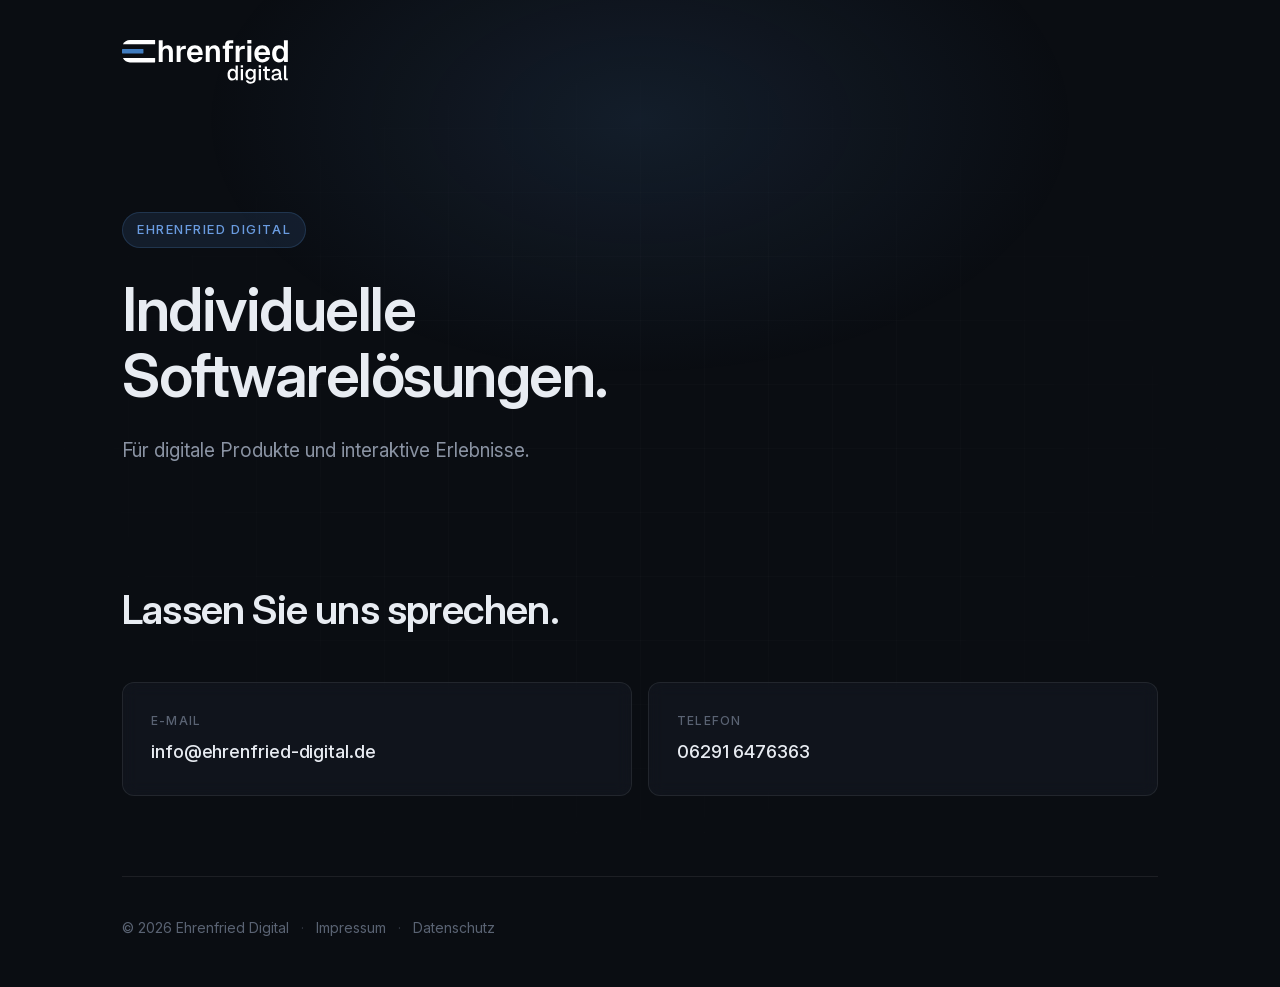
<file: index.html>
<!DOCTYPE html>
<html lang="de">
<head>
    <meta charset="UTF-8">
    <meta name="viewport" content="width=device-width, initial-scale=1.0">
    <title>Ehrenfried Digital — Individuelle Softwarelösungen</title>
    <meta name="description" content="Ehrenfried Digital — Individuelle Softwarelösungen.">
    <link rel="preload" href="fonts/InterVariable.woff2" as="font" type="font/woff2" crossorigin>
    <link rel="stylesheet" href="styles.css">
</head>
<body>
    <div class="background-grid"></div>
    <div class="background-glow"></div>

    <main class="container">
        <header class="header">
            <div class="logo">
                <img src="logo.svg" alt="Ehrenfried Digital" class="logo-img">
            </div>
        </header>

        <section class="hero">
            <span class="eyebrow">Ehrenfried Digital</span>
            <h1 class="headline">Individuelle Softwarelösungen.</h1>
            <p class="subline">Für digitale Produkte und interaktive Erlebnisse.</p>
        </section>

        <section class="contact" id="kontakt">
            <h2 class="contact-headline">Lassen Sie uns sprechen.</h2>
            <div class="contact-grid">
                <a class="contact-card" href="mailto:info@ehrenfried-digital.de">
                    <span class="contact-label">E-Mail</span>
                    <span class="contact-value">info@ehrenfried-digital.de</span>
                </a>
                <a class="contact-card" href="tel:+4962916476363">
                    <span class="contact-label">Telefon</span>
                    <span class="contact-value">06291 6476363</span>
                </a>
            </div>
        </section>

        <footer class="footer">
            <span>© <span id="year"></span> Ehrenfried Digital</span>
            <span class="footer-divider">·</span>
            <a href="impressum.html" class="footer-link">Impressum</a>
            <span class="footer-divider">·</span>
            <a href="datenschutz.html" class="footer-link">Datenschutz</a>
        </footer>
    </main>

    <script>
        document.getElementById('year').textContent = new Date().getFullYear();
    </script>
</body>
</html>
</file>
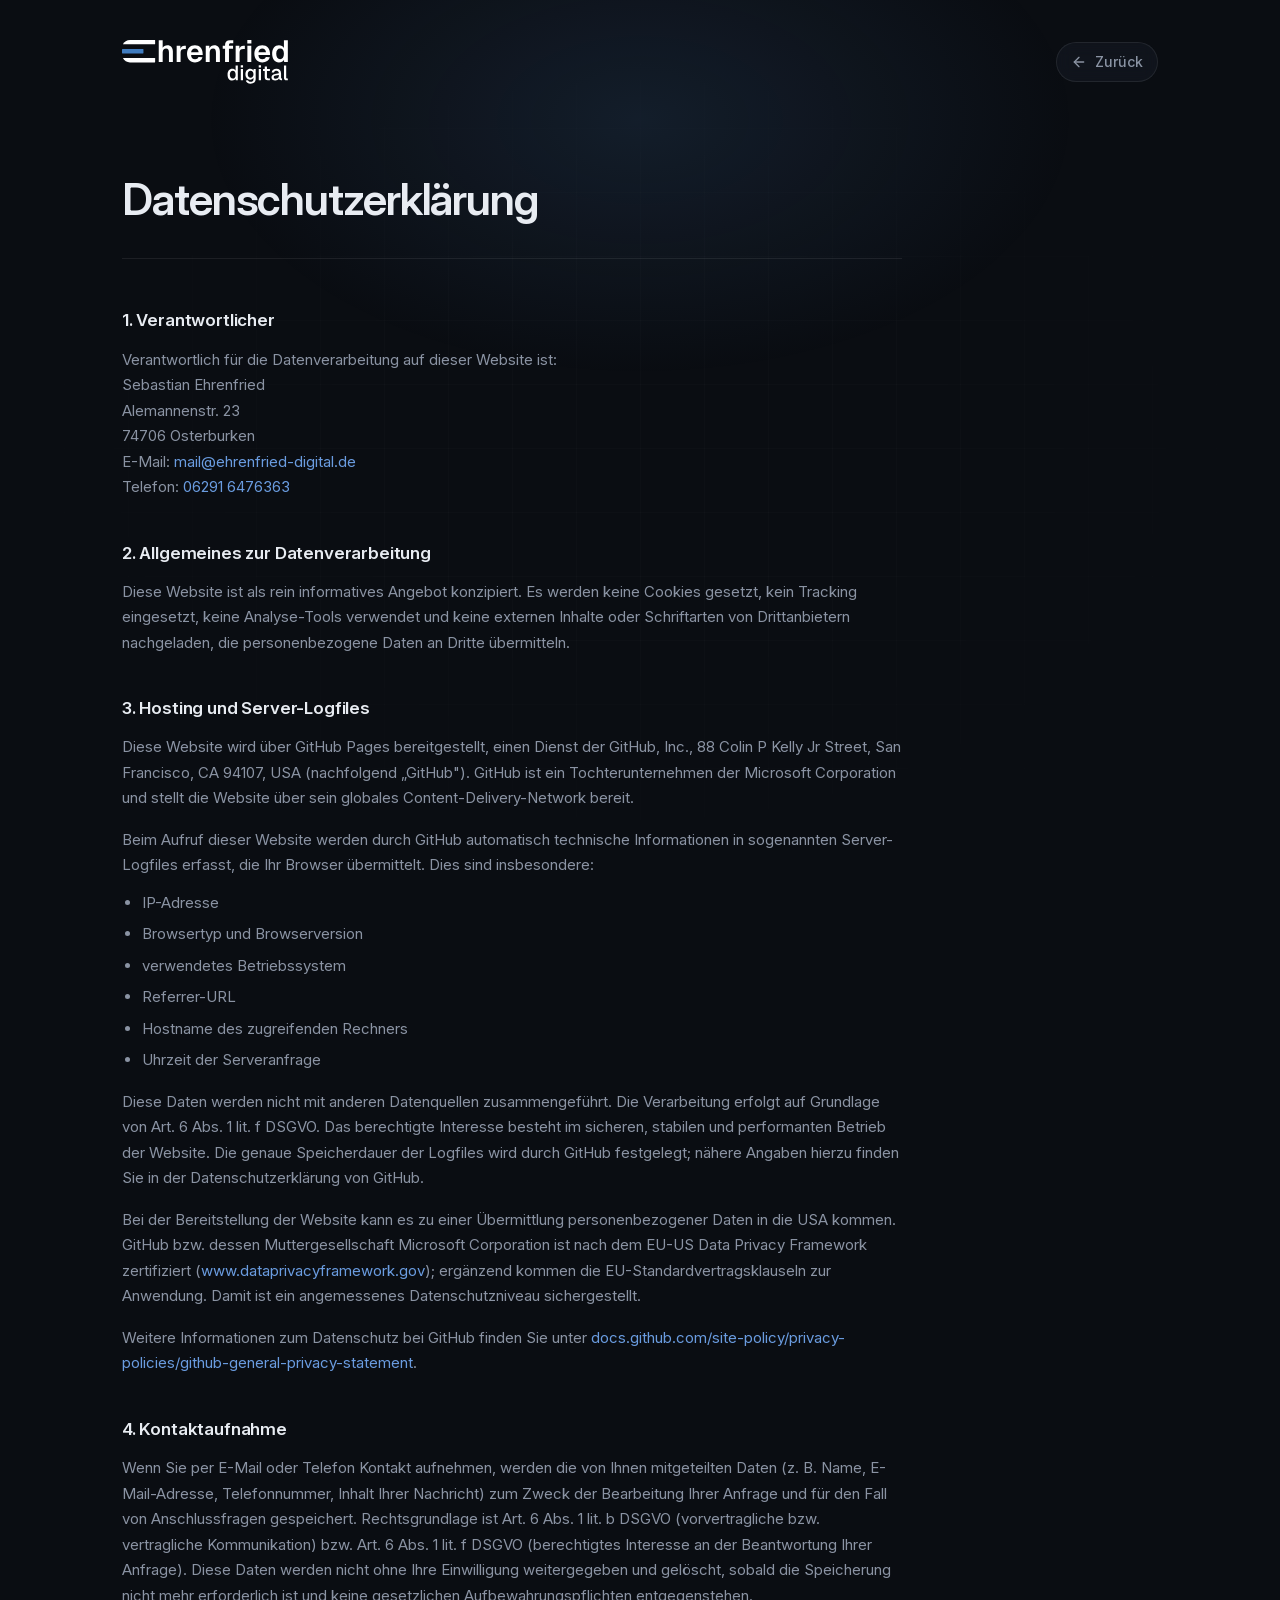
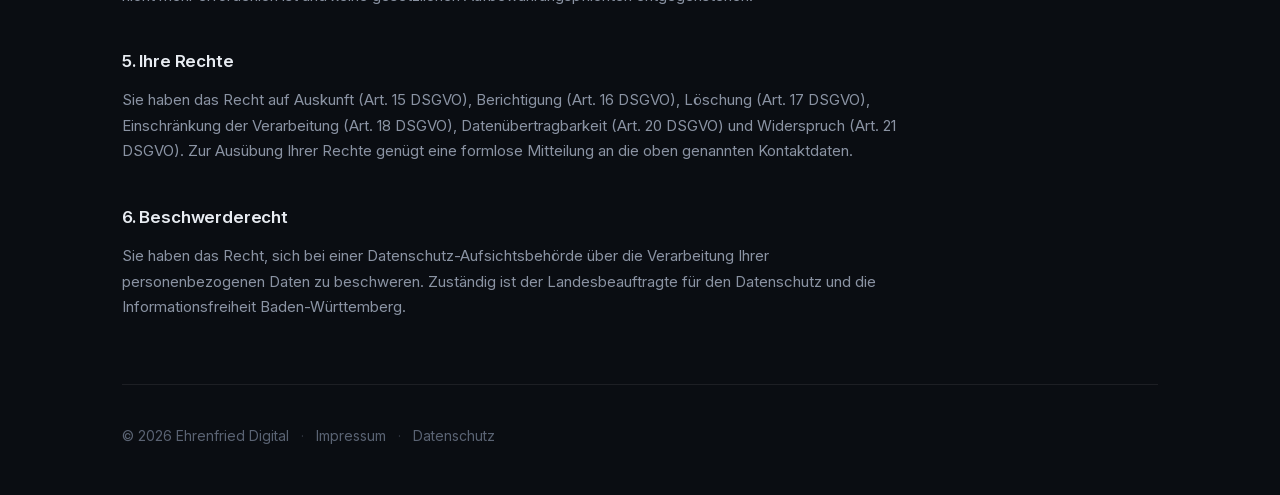
<file: datenschutz.html>
<!DOCTYPE html>
<html lang="de">
<head>
    <meta charset="UTF-8">
    <meta name="viewport" content="width=device-width, initial-scale=1.0">
    <title>Datenschutzerklärung — Ehrenfried Digital</title>
    <meta name="description" content="Datenschutzerklärung von Ehrenfried Digital nach DSGVO.">
    <meta name="robots" content="index, follow">
    <link rel="preload" href="fonts/InterVariable.woff2" as="font" type="font/woff2" crossorigin>
    <link rel="stylesheet" href="styles.css">
</head>
<body>
    <div class="background-grid"></div>
    <div class="background-glow"></div>

    <main class="container">
        <header class="header">
            <a href="index.html" class="logo" aria-label="Zur Startseite">
                <img src="logo.svg" alt="Ehrenfried Digital" class="logo-img">
            </a>
            <a href="index.html" class="back-link">
                <svg viewBox="0 0 24 24" fill="none" stroke="currentColor" stroke-width="2" stroke-linecap="round" stroke-linejoin="round" aria-hidden="true">
                    <line x1="19" y1="12" x2="5" y2="12"></line>
                    <polyline points="12 19 5 12 12 5"></polyline>
                </svg>
                <span>Zurück</span>
            </a>
        </header>

        <article class="legal-page">
            <h1 class="legal-title">Datenschutzerklärung</h1>

            <section class="legal-section">
                <h2>1. Verantwortlicher</h2>
                <p>
                    Verantwortlich für die Datenverarbeitung auf dieser Website ist:<br>
                    Sebastian Ehrenfried<br>
                    Alemannenstr. 23<br>
                    74706 Osterburken<br>
                    E-Mail: <a href="mailto:mail@ehrenfried-digital.de">mail@ehrenfried-digital.de</a><br>
                    Telefon: <a href="tel:+4962916476363">06291 6476363</a>
                </p>
            </section>

            <section class="legal-section">
                <h2>2. Allgemeines zur Datenverarbeitung</h2>
                <p>
                    Diese Website ist als rein informatives Angebot konzipiert. Es werden keine Cookies gesetzt,
                    kein Tracking eingesetzt, keine Analyse-Tools verwendet und keine externen Inhalte oder
                    Schriftarten von Drittanbietern nachgeladen, die personenbezogene Daten an Dritte übermitteln.
                </p>
            </section>

            <section class="legal-section">
                <h2>3. Hosting und Server-Logfiles</h2>
                <p>
                    Diese Website wird über GitHub Pages bereitgestellt, einen Dienst der GitHub, Inc.,
                    88 Colin P Kelly Jr Street, San Francisco, CA 94107, USA (nachfolgend „GitHub").
                    GitHub ist ein Tochterunternehmen der Microsoft Corporation und stellt die Website über
                    sein globales Content-Delivery-Network bereit.
                </p>
                <p>
                    Beim Aufruf dieser Website werden durch GitHub automatisch technische Informationen in
                    sogenannten Server-Logfiles erfasst, die Ihr Browser übermittelt. Dies sind insbesondere:
                </p>
                <ul>
                    <li>IP-Adresse</li>
                    <li>Browsertyp und Browserversion</li>
                    <li>verwendetes Betriebssystem</li>
                    <li>Referrer-URL</li>
                    <li>Hostname des zugreifenden Rechners</li>
                    <li>Uhrzeit der Serveranfrage</li>
                </ul>
                <p>
                    Diese Daten werden nicht mit anderen Datenquellen zusammengeführt. Die Verarbeitung erfolgt
                    auf Grundlage von Art. 6 Abs. 1 lit. f DSGVO. Das berechtigte Interesse besteht im sicheren,
                    stabilen und performanten Betrieb der Website. Die genaue Speicherdauer der Logfiles wird
                    durch GitHub festgelegt; nähere Angaben hierzu finden Sie in der Datenschutzerklärung von
                    GitHub.
                </p>
                <p>
                    Bei der Bereitstellung der Website kann es zu einer Übermittlung personenbezogener Daten
                    in die USA kommen. GitHub bzw. dessen Muttergesellschaft Microsoft Corporation ist nach
                    dem EU-US Data Privacy Framework zertifiziert
                    (<a href="https://www.dataprivacyframework.gov/" target="_blank" rel="noopener noreferrer">www.dataprivacyframework.gov</a>);
                    ergänzend kommen die EU-Standardvertragsklauseln zur Anwendung. Damit ist ein angemessenes
                    Datenschutzniveau sichergestellt.
                </p>
                <p>
                    Weitere Informationen zum Datenschutz bei GitHub finden Sie unter
                    <a href="https://docs.github.com/site-policy/privacy-policies/github-general-privacy-statement" target="_blank" rel="noopener noreferrer">docs.github.com/site-policy/privacy-policies/github-general-privacy-statement</a>.
                </p>
            </section>

            <section class="legal-section">
                <h2>4. Kontaktaufnahme</h2>
                <p>
                    Wenn Sie per E-Mail oder Telefon Kontakt aufnehmen, werden die von Ihnen mitgeteilten Daten
                    (z. B. Name, E-Mail-Adresse, Telefonnummer, Inhalt Ihrer Nachricht) zum Zweck der Bearbeitung
                    Ihrer Anfrage und für den Fall von Anschlussfragen gespeichert. Rechtsgrundlage ist Art. 6
                    Abs. 1 lit. b DSGVO (vorvertragliche bzw. vertragliche Kommunikation) bzw. Art. 6 Abs. 1
                    lit. f DSGVO (berechtigtes Interesse an der Beantwortung Ihrer Anfrage). Diese Daten werden
                    nicht ohne Ihre Einwilligung weitergegeben und gelöscht, sobald die Speicherung nicht mehr
                    erforderlich ist und keine gesetzlichen Aufbewahrungspflichten entgegenstehen.
                </p>
            </section>

            <section class="legal-section">
                <h2>5. Ihre Rechte</h2>
                <p>
                    Sie haben das Recht auf Auskunft (Art. 15 DSGVO), Berichtigung (Art. 16 DSGVO), Löschung
                    (Art. 17 DSGVO), Einschränkung der Verarbeitung (Art. 18 DSGVO), Datenübertragbarkeit
                    (Art. 20 DSGVO) und Widerspruch (Art. 21 DSGVO). Zur Ausübung Ihrer Rechte genügt eine
                    formlose Mitteilung an die oben genannten Kontaktdaten.
                </p>
            </section>

            <section class="legal-section">
                <h2>6. Beschwerderecht</h2>
                <p>
                    Sie haben das Recht, sich bei einer Datenschutz-Aufsichtsbehörde über die Verarbeitung Ihrer
                    personenbezogenen Daten zu beschweren. Zuständig ist der Landesbeauftragte für den Datenschutz
                    und die Informationsfreiheit Baden-Württemberg.
                </p>
            </section>
        </article>

        <footer class="footer">
            <span>© <span id="year"></span> Ehrenfried Digital</span>
            <span class="footer-divider">·</span>
            <a href="impressum.html" class="footer-link">Impressum</a>
            <span class="footer-divider">·</span>
            <a href="datenschutz.html" class="footer-link" aria-current="page">Datenschutz</a>
        </footer>
    </main>

    <script>
        document.getElementById('year').textContent = new Date().getFullYear();
    </script>
</body>
</html>
</file>
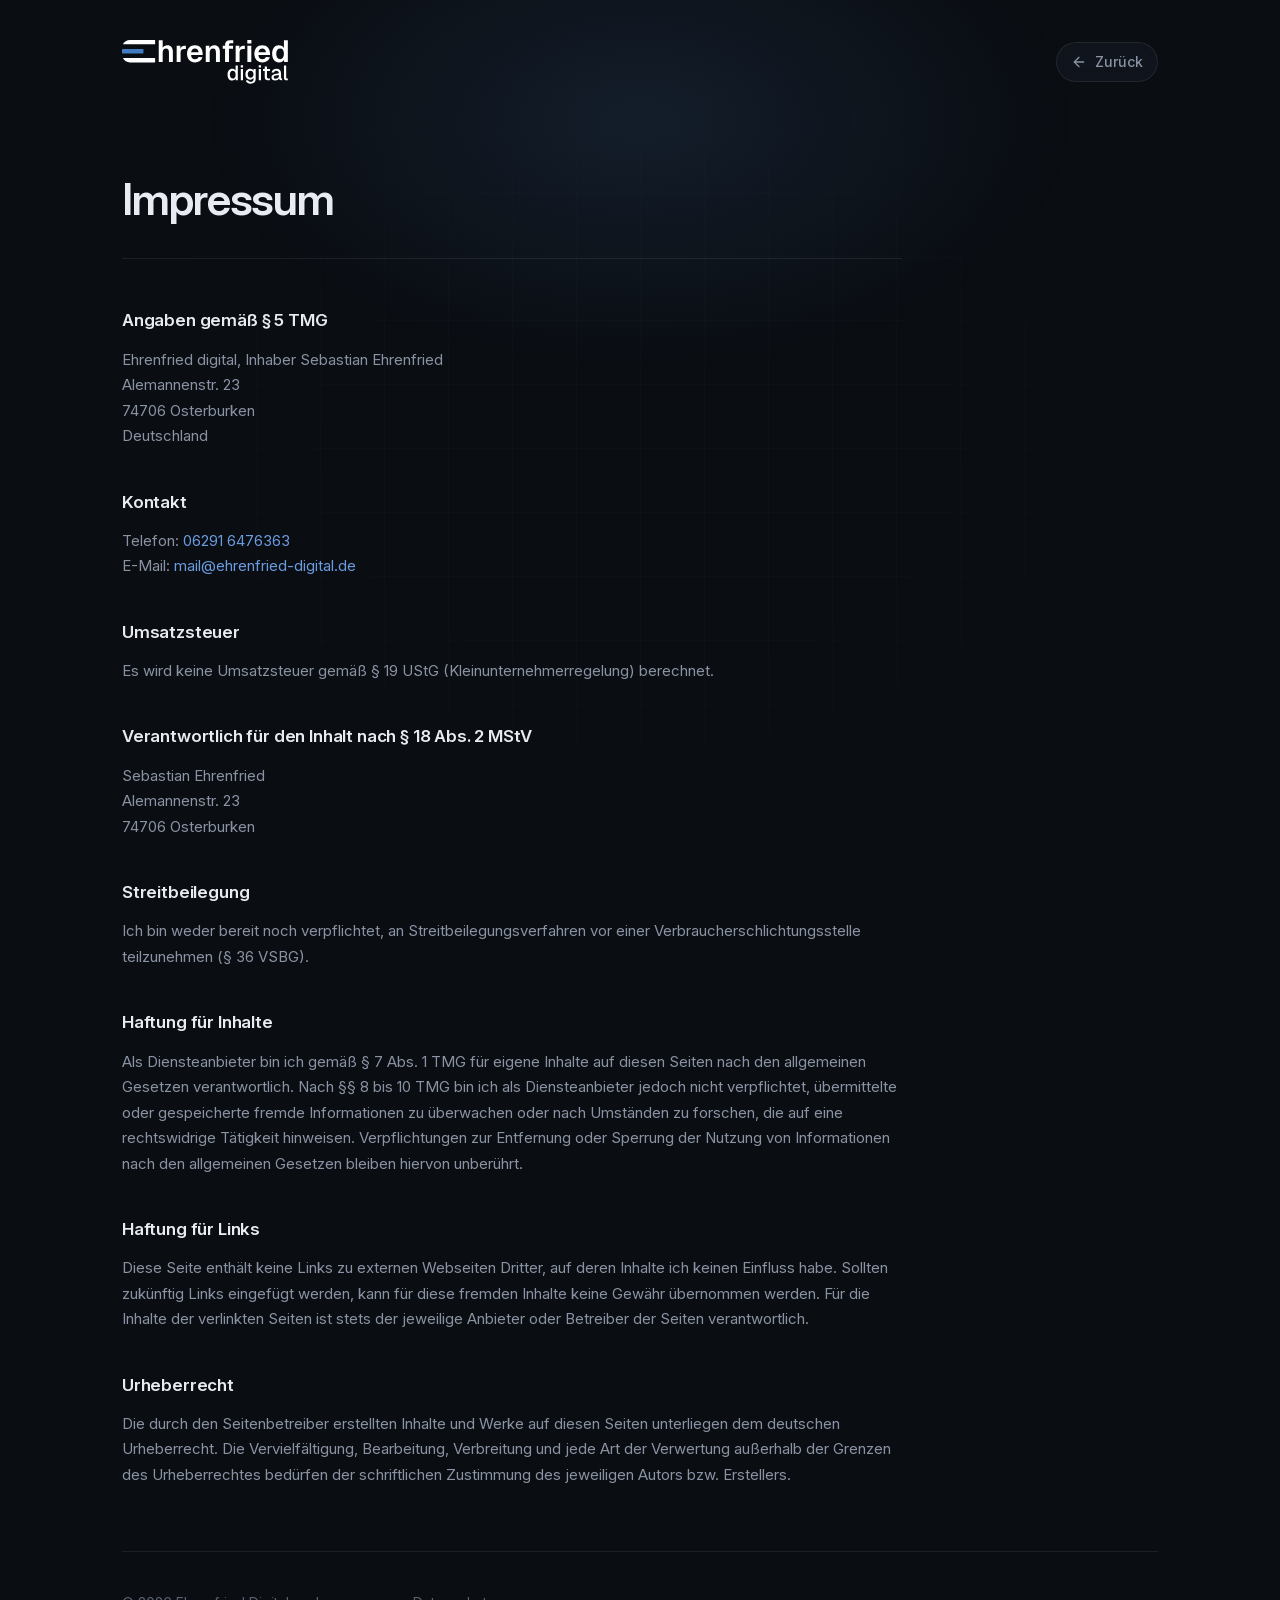
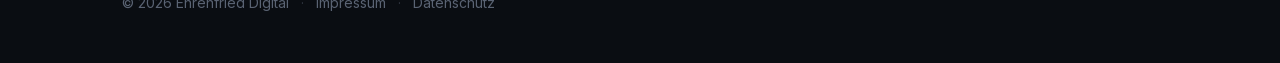
<file: impressum.html>
<!DOCTYPE html>
<html lang="de">
<head>
    <meta charset="UTF-8">
    <meta name="viewport" content="width=device-width, initial-scale=1.0">
    <title>Impressum — Ehrenfried Digital</title>
    <meta name="description" content="Impressum von Ehrenfried Digital nach § 5 TMG.">
    <meta name="robots" content="index, follow">
    <link rel="preload" href="fonts/InterVariable.woff2" as="font" type="font/woff2" crossorigin>
    <link rel="stylesheet" href="styles.css">
</head>
<body>
    <div class="background-grid"></div>
    <div class="background-glow"></div>

    <main class="container">
        <header class="header">
            <a href="index.html" class="logo" aria-label="Zur Startseite">
                <img src="logo.svg" alt="Ehrenfried Digital" class="logo-img">
            </a>
            <a href="index.html" class="back-link">
                <svg viewBox="0 0 24 24" fill="none" stroke="currentColor" stroke-width="2" stroke-linecap="round" stroke-linejoin="round" aria-hidden="true">
                    <line x1="19" y1="12" x2="5" y2="12"></line>
                    <polyline points="12 19 5 12 12 5"></polyline>
                </svg>
                <span>Zurück</span>
            </a>
        </header>

        <article class="legal-page">
            <h1 class="legal-title">Impressum</h1>

            <section class="legal-section">
                <h2>Angaben gemäß § 5 TMG</h2>
                <p>
                    Ehrenfried digital, Inhaber Sebastian Ehrenfried<br>
                    Alemannenstr. 23<br>
                    74706 Osterburken<br>
                    Deutschland
                </p>
            </section>

            <section class="legal-section">
                <h2>Kontakt</h2>
                <p>
                    Telefon: <a href="tel:+4962916476363">06291 6476363</a><br>
                    E-Mail: <a href="mailto:mail@ehrenfried-digital.de">mail@ehrenfried-digital.de</a>
                </p>
            </section>

            <section class="legal-section">
                <h2>Umsatzsteuer</h2>
                <p>
                    Es wird keine Umsatzsteuer gemäß § 19 UStG (Kleinunternehmerregelung) berechnet.
                </p>
            </section>

            <section class="legal-section">
                <h2>Verantwortlich für den Inhalt nach § 18 Abs. 2 MStV</h2>
                <p>
                    Sebastian Ehrenfried<br>
                    Alemannenstr. 23<br>
                    74706 Osterburken
                </p>
            </section>

            <section class="legal-section">
                <h2>Streitbeilegung</h2>
                <p>
                    Ich bin weder bereit noch verpflichtet, an Streitbeilegungsverfahren vor einer
                    Verbraucherschlichtungsstelle teilzunehmen (§ 36 VSBG).
                </p>
            </section>

            <section class="legal-section">
                <h2>Haftung für Inhalte</h2>
                <p>
                    Als Diensteanbieter bin ich gemäß § 7 Abs. 1 TMG für eigene Inhalte auf diesen Seiten nach den
                    allgemeinen Gesetzen verantwortlich. Nach §§ 8 bis 10 TMG bin ich als Diensteanbieter jedoch
                    nicht verpflichtet, übermittelte oder gespeicherte fremde Informationen zu überwachen oder nach
                    Umständen zu forschen, die auf eine rechtswidrige Tätigkeit hinweisen. Verpflichtungen zur
                    Entfernung oder Sperrung der Nutzung von Informationen nach den allgemeinen Gesetzen bleiben
                    hiervon unberührt.
                </p>
            </section>

            <section class="legal-section">
                <h2>Haftung für Links</h2>
                <p>
                    Diese Seite enthält keine Links zu externen Webseiten Dritter, auf deren Inhalte ich keinen
                    Einfluss habe. Sollten zukünftig Links eingefügt werden, kann für diese fremden Inhalte keine
                    Gewähr übernommen werden. Für die Inhalte der verlinkten Seiten ist stets der jeweilige
                    Anbieter oder Betreiber der Seiten verantwortlich.
                </p>
            </section>

            <section class="legal-section">
                <h2>Urheberrecht</h2>
                <p>
                    Die durch den Seitenbetreiber erstellten Inhalte und Werke auf diesen Seiten unterliegen dem
                    deutschen Urheberrecht. Die Vervielfältigung, Bearbeitung, Verbreitung und jede Art der
                    Verwertung außerhalb der Grenzen des Urheberrechtes bedürfen der schriftlichen Zustimmung
                    des jeweiligen Autors bzw. Erstellers.
                </p>
            </section>
        </article>

        <footer class="footer">
            <span>© <span id="year"></span> Ehrenfried Digital</span>
            <span class="footer-divider">·</span>
            <a href="impressum.html" class="footer-link" aria-current="page">Impressum</a>
            <span class="footer-divider">·</span>
            <a href="datenschutz.html" class="footer-link">Datenschutz</a>
        </footer>
    </main>

    <script>
        document.getElementById('year').textContent = new Date().getFullYear();
    </script>
</body>
</html>
</file>
<file: styles.css>
@font-face {
    font-family: 'Inter';
    font-style: normal;
    font-weight: 100 900;
    font-display: swap;
    src: url('fonts/InterVariable.woff2') format('woff2-variations'),
         url('fonts/InterVariable.woff2') format('woff2');
}

:root {
    --bg: #0a0d12;
    --bg-elevated: #11161d;
    --bg-card: rgba(20, 26, 35, 0.6);
    --border: rgba(255, 255, 255, 0.08);
    --border-hover: rgba(74, 124, 184, 0.5);
    --text: #e8ecf2;
    --text-muted: #8a93a3;
    --text-subtle: #5a6373;
    --accent: #4a7cb8;
    --accent-bright: #6a9ce0;
    --accent-glow: rgba(74, 124, 184, 0.15);
}

* {
    margin: 0;
    padding: 0;
    box-sizing: border-box;
}

html {
    scroll-behavior: smooth;
}

body {
    font-family: 'Inter', -apple-system, BlinkMacSystemFont, 'Segoe UI', sans-serif;
    background: var(--bg);
    color: var(--text);
    line-height: 1.6;
    min-height: 100vh;
    overflow-x: hidden;
    font-weight: 400;
    -webkit-font-smoothing: antialiased;
    -moz-osx-font-smoothing: grayscale;
}

.background-grid {
    position: fixed;
    inset: 0;
    background-image:
        linear-gradient(rgba(255, 255, 255, 0.015) 1px, transparent 1px),
        linear-gradient(90deg, rgba(255, 255, 255, 0.015) 1px, transparent 1px);
    background-size: 64px 64px;
    pointer-events: none;
    z-index: 0;
    mask-image: radial-gradient(ellipse at center, black 30%, transparent 75%);
}

.background-glow {
    position: fixed;
    top: -20%;
    left: 50%;
    transform: translateX(-50%);
    width: 80%;
    height: 600px;
    background: radial-gradient(ellipse at center, var(--accent-glow) 0%, transparent 60%);
    pointer-events: none;
    z-index: 0;
}

.container {
    position: relative;
    z-index: 1;
    max-width: 1100px;
    margin: 0 auto;
    padding: 2.5rem 2rem 3rem;
    min-height: 100vh;
    display: flex;
    flex-direction: column;
}

.header {
    display: flex;
    align-items: center;
    justify-content: space-between;
    padding-bottom: 4rem;
    gap: 1rem;
}

.logo {
    display: inline-flex;
    align-items: center;
    text-decoration: none;
}

.logo-img {
    height: 44px;
    width: auto;
    display: block;
}

.back-link {
    display: inline-flex;
    align-items: center;
    gap: 0.5rem;
    padding: 0.5rem 0.875rem;
    font-size: 0.875rem;
    font-weight: 500;
    color: var(--text-muted);
    text-decoration: none;
    border: 1px solid var(--border);
    border-radius: 999px;
    background: var(--bg-card);
    backdrop-filter: blur(8px);
    transition: color 0.2s ease, border-color 0.2s ease, background 0.2s ease;
}

.back-link svg {
    width: 16px;
    height: 16px;
}

.back-link:hover {
    color: var(--text);
    border-color: var(--border-hover);
    background: rgba(20, 26, 35, 0.8);
}

.hero {
    padding: 4rem 0 5rem;
    max-width: 780px;
}

.eyebrow {
    display: inline-block;
    font-size: 0.8125rem;
    font-weight: 500;
    color: var(--accent-bright);
    letter-spacing: 0.12em;
    text-transform: uppercase;
    margin-bottom: 1.75rem;
    padding: 0.4rem 0.875rem;
    background: var(--accent-glow);
    border: 1px solid rgba(74, 124, 184, 0.25);
    border-radius: 999px;
}

.headline {
    font-size: clamp(2.25rem, 5.5vw, 3.75rem);
    font-weight: 600;
    line-height: 1.1;
    letter-spacing: -0.025em;
    margin-bottom: 1.75rem;
    color: var(--text);
}

.subline {
    font-size: clamp(1.0625rem, 1.5vw, 1.1875rem);
    color: var(--text-muted);
    max-width: 640px;
    line-height: 1.6;
    font-weight: 400;
}

.contact {
    padding: 2rem 0 5rem;
}

.contact-headline {
    font-size: clamp(1.75rem, 3.5vw, 2.5rem);
    font-weight: 600;
    letter-spacing: -0.02em;
    margin-bottom: 2.5rem;
    color: var(--text);
}

.contact-grid {
    display: grid;
    grid-template-columns: repeat(auto-fit, minmax(280px, 1fr));
    gap: 1rem;
}

.contact-card {
    display: flex;
    flex-direction: column;
    gap: 0.5rem;
    padding: 1.75rem;
    background: var(--bg-card);
    border: 1px solid var(--border);
    border-radius: 12px;
    text-decoration: none;
    transition: border-color 0.3s ease, transform 0.3s ease, background 0.3s ease;
    backdrop-filter: blur(8px);
}

.contact-card:hover {
    border-color: var(--border-hover);
    transform: translateY(-2px);
    background: rgba(20, 26, 35, 0.8);
}

.contact-label {
    font-size: 0.75rem;
    font-weight: 500;
    color: var(--text-subtle);
    letter-spacing: 0.1em;
    text-transform: uppercase;
}

.contact-value {
    font-size: 1.125rem;
    font-weight: 500;
    color: var(--text);
    letter-spacing: -0.005em;
}

.legal-page {
    padding: 1rem 0 4rem;
    max-width: 780px;
}

.legal-title {
    font-size: clamp(2rem, 4vw, 2.75rem);
    font-weight: 600;
    letter-spacing: -0.025em;
    color: var(--text);
    margin-bottom: 3rem;
    padding-bottom: 1.5rem;
    border-bottom: 1px solid var(--border);
}

.legal-section {
    margin-bottom: 2.5rem;
}

.legal-section:last-child {
    margin-bottom: 0;
}

.legal-section h2 {
    font-size: 1.0625rem;
    font-weight: 600;
    color: var(--text);
    margin-bottom: 0.75rem;
    letter-spacing: -0.01em;
}

.legal-section p,
.legal-section li {
    font-size: 0.9375rem;
    color: var(--text-muted);
    line-height: 1.7;
}

.legal-section p + p {
    margin-top: 1rem;
}

.legal-section ul {
    margin: 0.75rem 0 1rem 1.25rem;
    padding: 0;
}

.legal-section ul li {
    margin-bottom: 0.375rem;
}

.legal-section a {
    color: var(--accent-bright);
    text-decoration: none;
    transition: color 0.2s ease;
}

.legal-section a:hover {
    color: var(--text);
    text-decoration: underline;
}

.footer {
    margin-top: auto;
    padding-top: 2.5rem;
    border-top: 1px solid var(--border);
    display: flex;
    align-items: center;
    gap: 0.75rem;
    font-size: 0.875rem;
    color: var(--text-subtle);
    flex-wrap: wrap;
}

.footer-divider {
    color: var(--text-subtle);
    opacity: 0.5;
}

.footer-link {
    color: var(--text-subtle);
    text-decoration: none;
    transition: color 0.2s ease;
}

.footer-link:hover {
    color: var(--accent-bright);
}

@media (max-width: 640px) {
    .container {
        padding: 2rem 1.25rem 2.5rem;
    }

    .header {
        padding-bottom: 2.5rem;
    }

    .hero {
        padding: 2rem 0 3.5rem;
    }

    .contact {
        padding: 1rem 0 3rem;
    }

    .legal-page {
        padding: 0.5rem 0 3rem;
    }

    .legal-title {
        margin-bottom: 2rem;
    }

    .back-link span {
        display: none;
    }

    .back-link {
        padding: 0.5rem;
    }
}
</file>
